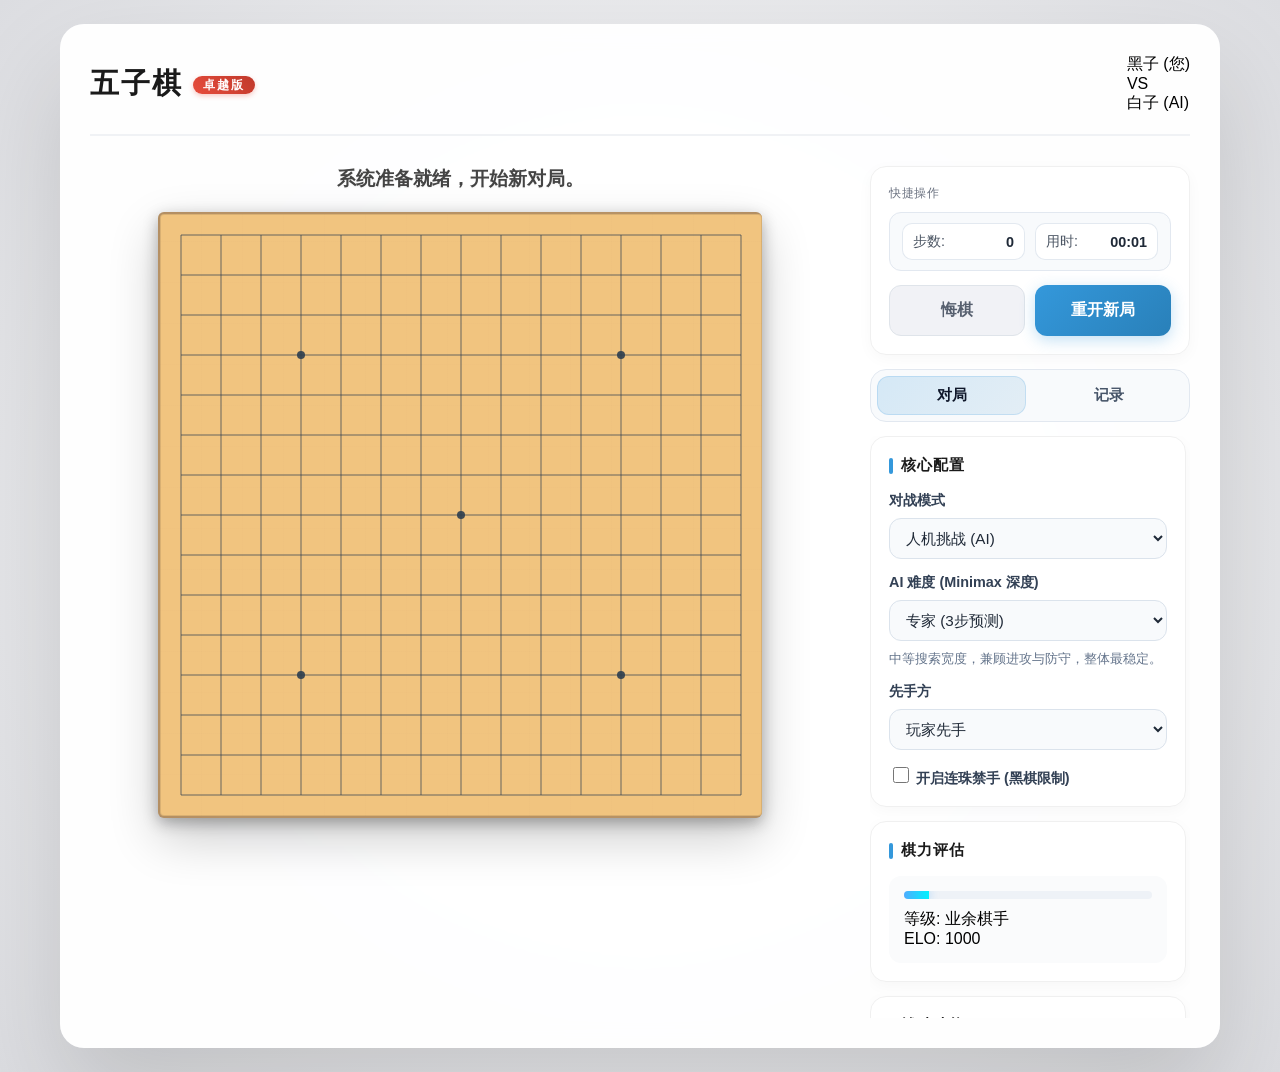
<file: index.html>
<!DOCTYPE html>
<html lang="zh-CN">
<head>
    <meta charset="UTF-8">
    <meta name="viewport" content="width=device-width, initial-scale=1.0">
    <title>五子棋卓越版 - 专业博弈系统</title>
    <link rel="stylesheet" href="style.css">
</head>
<body>
    <div class="app-container">
        <header>
            <div class="brand">
                <h1>五子棋<span class="version-tag">卓越版</span></h1>
            </div>
            <div class="game-info">
                <div class="player-card black active" id="p1-card">
                    <span class="stone-icon"></span>
                    <span class="name">黑子 (您)</span>
                </div>
                <div class="vs-divider">VS</div>
                <div class="player-card white" id="p2-card">
                    <span class="stone-icon"></span>
                    <span class="name" id="p2-name">白子 (AI)</span>
                </div>
            </div>
        </header>

        <main>
            <div class="board-area">
                <div class="status-bar" id="status">系统准备就绪...</div>
                <div id="restore-banner" class="restore-banner hidden">
                    <div class="restore-copy">
                        <strong>检测到未完成对局</strong>
                        <span id="restore-text">上次对局可继续恢复。</span>
                    </div>
                    <div class="restore-actions">
                        <button id="restore-resume-btn" class="btn primary compact">继续上局</button>
                        <button id="restore-discard-btn" class="btn secondary compact">放弃</button>
                    </div>
                </div>
                <div class="board-wrapper">
                    <canvas id="board" width="600" height="600"></canvas>
                    <canvas id="effects" width="600" height="600"></canvas>
                </div>
                <div id="replay-entry" class="replay-entry hidden">
                    <button id="enter-replay-btn" class="btn primary compact">进入复盘</button>
                </div>
            </div>
            
            <aside class="sidebar">
                <section class="action-panel quick-panel">
                    <div class="quick-panel-head">
                        <div>
                            <span class="record-label">快捷操作</span>
                        </div>
                        <div class="stats-footer">
                            <span>步数: <b id="move-count">0</b></span>
                            <span>用时: <b id="timer">00:00</b></span>
                        </div>
                    </div>
                    <div class="quick-actions">
                        <button id="undo-btn" class="btn secondary">悔棋</button>
                        <button id="restart-btn" class="btn primary">重开新局</button>
                    </div>
                </section>

                <div class="sidebar-tabs" role="tablist" aria-label="功能分区">
                    <button type="button" class="sidebar-tab active" data-sidebar-tab="play" aria-selected="true">对局</button>
                    <button type="button" class="sidebar-tab" data-sidebar-tab="records" aria-selected="false">记录</button>
                    <button type="button" id="replay-tab-btn" class="sidebar-tab hidden" data-sidebar-tab="replay" aria-selected="false">复盘</button>
                </div>

                <div class="sidebar-panels">
                    <div class="sidebar-panel active" data-sidebar-panel="play">
                        <section class="config-panel">
                            <h3>核心配置</h3>
                            <div class="input-group">
                                <label>对战模式</label>
                                <select id="mode-select">
                                    <option value="pvp">双人对战</option>
                                    <option value="pve" selected>人机挑战 (AI)</option>
                                </select>
                            </div>
                            <div class="input-group">
                                <label>AI 难度 (Minimax 深度)</label>
                                <select id="difficulty-select">
                                    <option value="1">入门 (1步预测)</option>
                                    <option value="2">普通 (2步预测)</option>
                                    <option value="3" selected>专家 (3步预测)</option>
                                    <option value="4">棋魂 (4步预测-慎选)</option>
                                </select>
                                <div id="difficulty-hint" class="input-hint">中等搜索宽度，兼顾进攻与防守。</div>
                            </div>
                            <div class="input-group">
                                <label>先手方</label>
                                <select id="first-player-select">
                                    <option value="human" selected>玩家先手</option>
                                    <option value="ai">AI 先手</option>
                                </select>
                            </div>
                            <div class="input-group">
                                <label class="checkbox-label">
                                    <input type="checkbox" id="renju-toggle"> 开启连珠禁手 (黑棋限制)
                                </label>
                            </div>
                        </section>

                        <section class="power-panel">
                            <h3>棋力评估</h3>
                            <div class="power-meter">
                                <div class="meter-bar"><div id="power-fill" style="width: 20%"></div></div>
                                <div class="power-label">等级: <span id="rank-name">棋坛新手</span></div>
                                <div class="power-value">ELO: <span id="elo-score">1000</span></div>
                            </div>
                        </section>

                        <section class="support-panel">
                            <h3>辅助功能</h3>
                            <div class="autosave-panel">
                                <div class="autosave-head">
                                    <span class="record-label">自动存档</span>
                                    <strong id="autosave-state">当前无未结束存档</strong>
                                </div>
                                <div id="autosave-time" class="autosave-time">上次保存：未保存</div>
                                <div class="autosave-actions">
                                    <button id="autosave-save-btn" class="btn secondary compact">立即保存</button>
                                    <button id="autosave-clear-btn" class="btn secondary compact">清除存档</button>
                                </div>
                            </div>
                            <div class="toggle-group">
                                <label><input type="checkbox" id="sound-toggle" checked> 启用落子音效</label>
                                <label><input type="checkbox" id="particle-toggle" checked> 启用获胜特效</label>
                            </div>
                        </section>
                    </div>

                    <div class="sidebar-panel" data-sidebar-panel="records">
                        <section class="record-panel">
                            <h3>对局记录</h3>
                            <div class="record-grid">
                                <div class="record-card">
                                    <span class="record-label">总局数</span>
                                    <strong id="record-total">0</strong>
                                </div>
                                <div class="record-card">
                                    <span class="record-label">玩家胜率</span>
                                    <strong id="record-win-rate">--</strong>
                                </div>
                            </div>
                            <div class="latest-record">
                                <span class="record-label">最近一局</span>
                                <div id="record-latest">暂无记录</div>
                            </div>
                            <button id="record-replay-btn" class="btn secondary compact">复盘最近一局</button>
                            <div class="record-history">
                                <span class="record-label">最近 20 局</span>
                                <div id="record-history-list" class="record-history-list"></div>
                            </div>
                        </section>
                    </div>

                    <div class="sidebar-panel" data-sidebar-panel="replay">
                        <section id="replay-panel" class="replay-panel hidden">
                            <h3>复盘控制</h3>
                            <div class="replay-meta">
                                <div class="record-card">
                                    <span class="record-label">当前步</span>
                                    <strong id="replay-step">0 / 0</strong>
                                </div>
                                <div class="record-card">
                                    <span class="record-label">当前查看</span>
                                    <strong id="replay-turn">开局</strong>
                                </div>
                            </div>
                            <div id="replay-detail" class="latest-record replay-detail">尚未进入复盘。</div>
                            <div class="replay-actions">
                                <button id="replay-start-btn" class="btn secondary compact">开局</button>
                                <button id="replay-prev-btn" class="btn secondary compact">上一步</button>
                                <button id="replay-next-btn" class="btn secondary compact">下一步</button>
                                <button id="replay-end-btn" class="btn secondary compact">终局</button>
                                <button id="replay-play-btn" class="btn secondary compact">自动播放</button>
                            </div>
                            <button id="exit-replay-btn" class="btn primary">退出复盘</button>
                        </section>
                    </div>
                </div>
            </aside>
        </main>
    </div>
    <!-- 引入核心逻辑 -->
    <script src="ai.js"></script>
    <script src="game.js"></script>
</body>
</html>
</file>
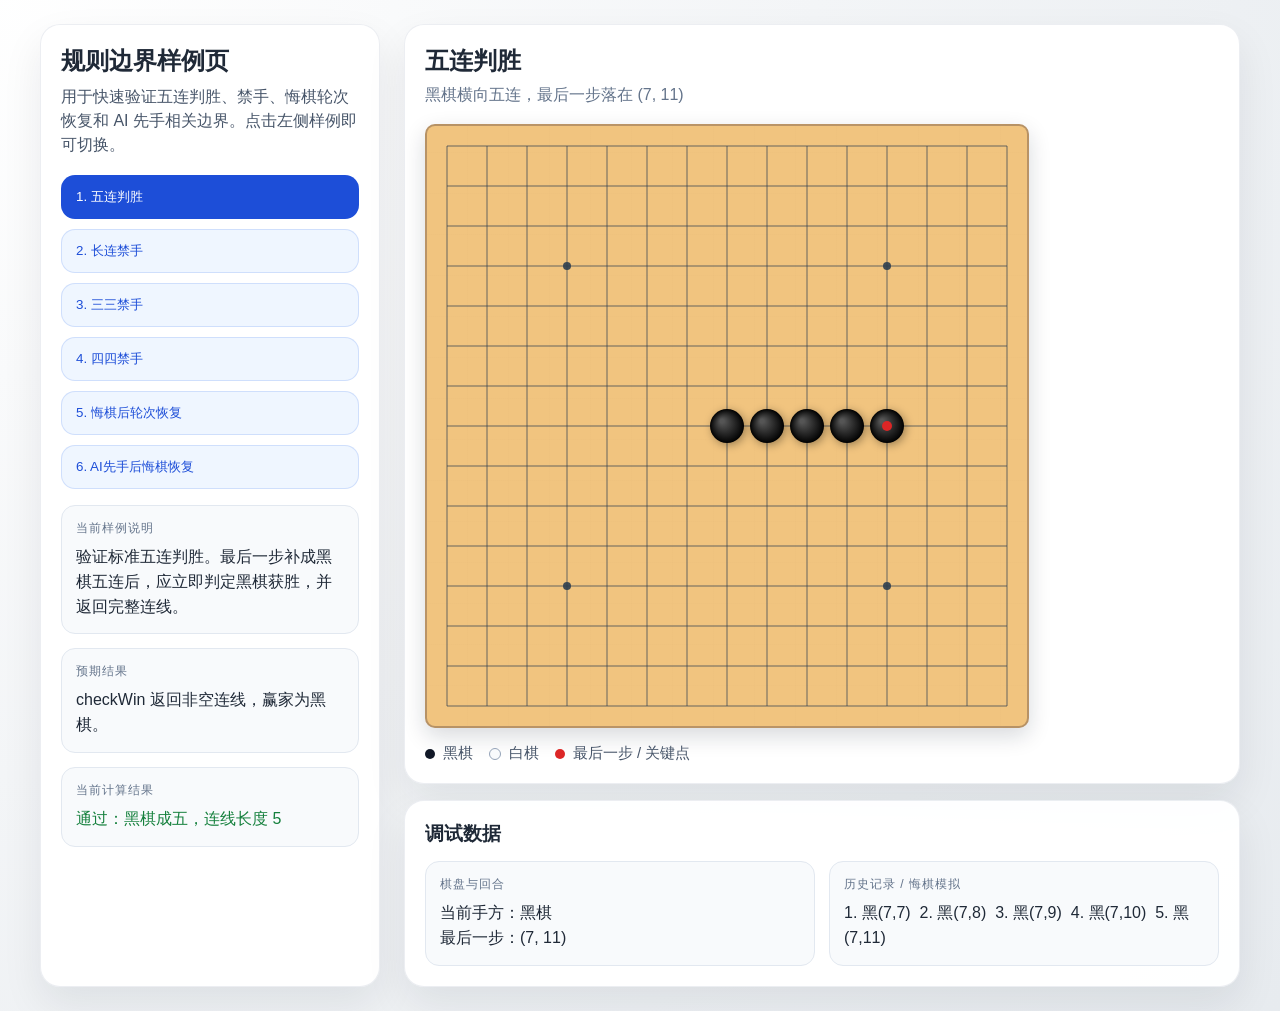
<file: debug.html>
<!DOCTYPE html>
<html lang="zh-CN">
<head>
    <meta charset="UTF-8">
    <meta name="viewport" content="width=device-width, initial-scale=1.0">
    <title>五子棋规则边界样例页</title>
    <style>
        :root {
            --wood: #f1c47f;
            --wood-dark: #d4a76a;
            --ink: #1f2937;
            --line: rgba(44, 62, 80, 0.7);
            --panel: rgba(255, 255, 255, 0.96);
            --accent: #2563eb;
            --ok: #15803d;
            --warn: #b45309;
        }

        * {
            box-sizing: border-box;
        }

        body {
            margin: 0;
            min-height: 100vh;
            padding: 24px;
            background:
                radial-gradient(circle at top left, rgba(255, 255, 255, 0.95), rgba(231, 235, 239, 0.98)),
                linear-gradient(180deg, #f8fafc, #e5e7eb);
            color: var(--ink);
            font-family: "Microsoft YaHei", "PingFang SC", sans-serif;
        }

        .app {
            width: min(1200px, 100%);
            margin: 0 auto;
            display: grid;
            grid-template-columns: 340px minmax(0, 1fr);
            gap: 24px;
        }

        .panel {
            background: var(--panel);
            border: 1px solid rgba(148, 163, 184, 0.18);
            border-radius: 20px;
            padding: 20px;
            box-shadow: 0 18px 40px rgba(15, 23, 42, 0.08);
        }

        h1,
        h2,
        h3,
        p {
            margin: 0;
        }

        .header {
            margin-bottom: 16px;
        }

        .header p {
            margin-top: 8px;
            color: #475569;
            line-height: 1.5;
        }

        .scenario-list {
            display: grid;
            gap: 10px;
            margin-top: 18px;
        }

        .scenario-btn {
            width: 100%;
            border: 1px solid rgba(37, 99, 235, 0.16);
            background: #eff6ff;
            color: #1d4ed8;
            border-radius: 14px;
            padding: 12px 14px;
            text-align: left;
            cursor: pointer;
            transition: background 0.2s ease, transform 0.2s ease;
        }

        .scenario-btn:hover {
            background: #dbeafe;
            transform: translateY(-1px);
        }

        .scenario-btn.active {
            background: #1d4ed8;
            color: white;
            border-color: transparent;
        }

        .meta {
            display: grid;
            gap: 14px;
            margin-top: 16px;
        }

        .meta-card {
            background: #f8fafc;
            border: 1px solid #e2e8f0;
            border-radius: 14px;
            padding: 14px;
        }

        .meta-label {
            display: block;
            font-size: 0.76rem;
            text-transform: uppercase;
            letter-spacing: 0.08em;
            color: #64748b;
            margin-bottom: 8px;
        }

        .meta-value {
            line-height: 1.55;
            white-space: pre-wrap;
        }

        .meta-value.ok {
            color: var(--ok);
        }

        .meta-value.warn {
            color: var(--warn);
        }

        .board-panel {
            display: grid;
            gap: 16px;
        }

        .board-wrap {
            width: min(100%, 604px);
            padding: 2px;
            border-radius: 10px;
            background: #c19a6b;
            box-shadow:
                0 8px 22px rgba(15, 23, 42, 0.16),
                inset 0 0 70px rgba(0, 0, 0, 0.08);
        }

        canvas {
            display: block;
            width: 100%;
            height: auto;
            background: var(--wood);
            background-image:
                repeating-linear-gradient(90deg, transparent, transparent 40px, rgba(212, 167, 106, 0.1) 41px),
                repeating-linear-gradient(0deg, transparent, transparent 40px, rgba(212, 167, 106, 0.1) 41px);
            border-radius: 8px;
        }

        .result-grid {
            display: grid;
            grid-template-columns: repeat(2, minmax(0, 1fr));
            gap: 14px;
        }

        .legend {
            display: flex;
            flex-wrap: wrap;
            gap: 10px 16px;
            color: #475569;
            font-size: 0.92rem;
        }

        .legend span::before {
            content: "";
            display: inline-block;
            width: 10px;
            height: 10px;
            border-radius: 999px;
            margin-right: 8px;
            vertical-align: middle;
        }

        .legend .black::before {
            background: #111827;
        }

        .legend .white::before {
            background: #f8fafc;
            border: 1px solid #94a3b8;
        }

        .legend .mark::before {
            background: #dc2626;
        }

        @media (max-width: 960px) {
            .app {
                grid-template-columns: 1fr;
            }
        }

        @media (max-width: 640px) {
            body {
                padding: 12px;
            }

            .panel {
                padding: 16px;
                border-radius: 16px;
            }

            .result-grid {
                grid-template-columns: 1fr;
            }
        }
    </style>
</head>
<body>
    <div class="app">
        <aside class="panel">
            <div class="header">
                <h1>规则边界样例页</h1>
                <p>用于快速验证五连判胜、禁手、悔棋轮次恢复和 AI 先手相关边界。点击左侧样例即可切换。</p>
            </div>

            <div id="scenario-list" class="scenario-list"></div>

            <div class="meta">
                <div class="meta-card">
                    <span class="meta-label">当前样例说明</span>
                    <div id="scenario-description" class="meta-value"></div>
                </div>
                <div class="meta-card">
                    <span class="meta-label">预期结果</span>
                    <div id="scenario-expected" class="meta-value"></div>
                </div>
                <div class="meta-card">
                    <span class="meta-label">当前计算结果</span>
                    <div id="scenario-actual" class="meta-value ok"></div>
                </div>
            </div>
        </aside>

        <main class="board-panel">
            <section class="panel">
                <h2 id="scenario-title">样例详情</h2>
                <p id="scenario-subtitle" style="margin-top: 8px; color: #64748b;"></p>
                <div style="margin-top: 18px;" class="board-wrap">
                    <canvas id="board" width="600" height="600"></canvas>
                </div>
                <div style="margin-top: 16px;" class="legend">
                    <span class="black">黑棋</span>
                    <span class="white">白棋</span>
                    <span class="mark">最后一步 / 关键点</span>
                </div>
            </section>

            <section class="panel">
                <h3>调试数据</h3>
                <div class="result-grid" style="margin-top: 14px;">
                    <div class="meta-card">
                        <span class="meta-label">棋盘与回合</span>
                        <div id="scenario-state" class="meta-value"></div>
                    </div>
                    <div class="meta-card">
                        <span class="meta-label">历史记录 / 悔棋模拟</span>
                        <div id="scenario-history" class="meta-value"></div>
                    </div>
                </div>
            </section>
        </main>
    </div>

    <script>
        const canvas = document.getElementById('board');
        const ctx = canvas.getContext('2d');

        const size = 15;
        const cellSize = 40;
        const padding = cellSize / 2;
        const gridExtent = canvas.width - padding;
        const directions = [[1, 0], [0, 1], [1, 1], [1, -1]];

        const scenarios = [
            {
                id: 'five-win',
                title: '五连判胜',
                subtitle: '黑棋横向五连，最后一步落在 (7, 11)',
                description: '验证标准五连判胜。最后一步补成黑棋五连后，应立即判定黑棋获胜，并返回完整连线。',
                expected: 'checkWin 返回非空连线，赢家为黑棋。',
                create() {
                    const board = createEmptyBoard();
                    const line = [[7, 7], [7, 8], [7, 9], [7, 10], [7, 11]];
                    for (const [r, c] of line) {
                        board[r][c] = 1;
                    }
                    return {
                        board,
                        currentPlayer: 1,
                        lastMove: { r: 7, c: 11 },
                        history: line.map(([r, c]) => ({ r, c, p: 1 }))
                    };
                },
                evaluate(state) {
                    const winLine = checkWin(state.board, state.lastMove.r, state.lastMove.c, 1);
                    return {
                        summary: winLine ? `通过：黑棋成五，连线长度 ${winLine.length}` : '失败：未识别出五连。',
                        ok: Boolean(winLine),
                        state: `当前手方：黑棋\n最后一步：(${state.lastMove.r}, ${state.lastMove.c})`,
                        history: summarizeHistory(state.history)
                    };
                }
            },
            {
                id: 'overline',
                title: '长连禁手',
                subtitle: '黑棋在横线形成六连',
                description: '验证连珠规则中的长连禁手。黑棋最后一步后如果形成 6 子及以上，应触发长连禁手。',
                expected: 'checkForbiddenMove 返回“长连禁手 (超过五子)”。',
                create() {
                    const board = createEmptyBoard();
                    [[7, 6], [7, 7], [7, 8], [7, 9], [7, 10]].forEach(([r, c]) => {
                        board[r][c] = 1;
                    });
                    return {
                        board,
                        currentPlayer: 1,
                        lastMove: { r: 7, c: 11 },
                        history: [[7, 6], [7, 7], [7, 8], [7, 9], [7, 10]].map(([r, c]) => ({ r, c, p: 1 }))
                    };
                },
                evaluate(state) {
                    const board = cloneBoard(state.board);
                    const result = checkForbiddenMove(board, state.lastMove.r, state.lastMove.c);
                    return {
                        summary: result || '失败：未识别出长连禁手。',
                        ok: result === '长连禁手 (超过五子)',
                        state: `当前手方：黑棋\n测试落点：(${state.lastMove.r}, ${state.lastMove.c})`,
                        history: summarizeHistory(state.history)
                    };
                }
            },
            {
                id: 'double-three',
                title: '三三禁手',
                subtitle: '黑棋在中心点形成双活三',
                description: '经典双活三样例：最后一步落在中心后，横向和纵向都形成活三，应判定三三禁手。',
                expected: 'checkForbiddenMove 返回“三三禁手 (双重活三)”。',
                create() {
                    const board = createEmptyBoard();
                    [[7, 6], [7, 8], [6, 7], [8, 7]].forEach(([r, c]) => {
                        board[r][c] = 1;
                    });
                    return {
                        board,
                        currentPlayer: 1,
                        lastMove: { r: 7, c: 7 },
                        history: [[7, 6], [7, 8], [6, 7], [8, 7]].map(([r, c]) => ({ r, c, p: 1 }))
                    };
                },
                evaluate(state) {
                    const board = cloneBoard(state.board);
                    const result = checkForbiddenMove(board, state.lastMove.r, state.lastMove.c);
                    return {
                        summary: result || '失败：未识别出三三禁手。',
                        ok: result === '三三禁手 (双重活三)',
                        state: `当前手方：黑棋\n测试落点：(${state.lastMove.r}, ${state.lastMove.c})`,
                        history: summarizeHistory(state.history)
                    };
                }
            },
            {
                id: 'double-four',
                title: '四四禁手',
                subtitle: '黑棋一手形成横竖双四',
                description: '中心落子后同时形成两个“四”，应判定四四禁手。',
                expected: 'checkForbiddenMove 返回“四四禁手 (双重四路)”。',
                create() {
                    const board = createEmptyBoard();
                    [[7, 5], [7, 6], [7, 8], [6, 7], [8, 7], [9, 7]].forEach(([r, c]) => {
                        board[r][c] = 1;
                    });
                    return {
                        board,
                        currentPlayer: 1,
                        lastMove: { r: 7, c: 7 },
                        history: [[7, 5], [7, 6], [7, 8], [6, 7], [8, 7], [9, 7]].map(([r, c]) => ({ r, c, p: 1 }))
                    };
                },
                evaluate(state) {
                    const board = cloneBoard(state.board);
                    const result = checkForbiddenMove(board, state.lastMove.r, state.lastMove.c);
                    return {
                        summary: result || '失败：未识别出四四禁手。',
                        ok: result === '四四禁手 (双重四路)',
                        state: `当前手方：黑棋\n测试落点：(${state.lastMove.r}, ${state.lastMove.c})`,
                        history: summarizeHistory(state.history)
                    };
                }
            },
            {
                id: 'undo-recovery',
                title: '悔棋后轮次恢复',
                subtitle: '玩家先手的人机模式，悔棋应回到玩家回合',
                description: '在人机模式且玩家先手时，双方各下一手后悔棋，应同时回退两步，并恢复到玩家回合。',
                expected: '悔棋前历史 4 步，悔棋后历史 2 步，当前轮到黑棋（玩家）。',
                create() {
                    const history = [
                        { r: 7, c: 7, p: 1 },
                        { r: 7, c: 8, p: 2 },
                        { r: 8, c: 7, p: 1 },
                        { r: 8, c: 8, p: 2 }
                    ];
                    return {
                        board: buildBoardFromHistory(history),
                        currentPlayer: 1,
                        history,
                        mode: 'pve',
                        firstPlayer: 'human'
                    };
                },
                evaluate(state) {
                    const undone = simulateUndo(state.history, 'pve');
                    return {
                        summary: `悔棋后剩余 ${undone.history.length} 步，当前轮到 ${undone.currentPlayer === 1 ? '黑棋' : '白棋'}`,
                        ok: undone.history.length === 2 && undone.currentPlayer === 1,
                        state: `悔棋前历史：${state.history.length} 步\n模式：人机\n先手方：玩家`,
                        history: `悔棋前：${summarizeHistory(state.history)}\n悔棋后：${summarizeHistory(undone.history)}`
                    };
                }
            },
            {
                id: 'ai-first-undo',
                title: 'AI先手后悔棋恢复',
                subtitle: 'AI 先手时，悔棋后应回到 AI 回合',
                description: 'AI 先手的人机模式下，双方各下一手后悔棋，应同时清除两步，并恢复到黑棋 AI 回合。',
                expected: '悔棋后历史为空，当前轮到黑棋（AI）。',
                create() {
                    const history = [
                        { r: 7, c: 7, p: 1 },
                        { r: 7, c: 8, p: 2 }
                    ];
                    return {
                        board: buildBoardFromHistory(history),
                        currentPlayer: 1,
                        history,
                        mode: 'pve',
                        firstPlayer: 'ai'
                    };
                },
                evaluate(state) {
                    const undone = simulateUndo(state.history, 'pve');
                    const aiTurn = undone.currentPlayer === 1;
                    return {
                        summary: `悔棋后剩余 ${undone.history.length} 步，当前轮到 ${undone.currentPlayer === 1 ? '黑棋 (AI)' : '白棋 (玩家)'}`,
                        ok: undone.history.length === 0 && aiTurn,
                        state: `悔棋前历史：${state.history.length} 步\n模式：人机\n先手方：AI`,
                        history: `悔棋前：${summarizeHistory(state.history)}\n悔棋后：${summarizeHistory(undone.history)}`
                    };
                }
            }
        ];

        const titleEl = document.getElementById('scenario-title');
        const subtitleEl = document.getElementById('scenario-subtitle');
        const descriptionEl = document.getElementById('scenario-description');
        const expectedEl = document.getElementById('scenario-expected');
        const actualEl = document.getElementById('scenario-actual');
        const stateEl = document.getElementById('scenario-state');
        const historyEl = document.getElementById('scenario-history');
        const listEl = document.getElementById('scenario-list');

        function createEmptyBoard() {
            return Array.from({ length: size }, () => Array(size).fill(0));
        }

        function cloneBoard(board) {
            return board.map((row) => [...row]);
        }

        function buildBoardFromHistory(history) {
            const board = createEmptyBoard();
            for (const move of history) {
                board[move.r][move.c] = move.p;
            }
            return board;
        }

        function isInside(r, c) {
            return r >= 0 && r < size && c >= 0 && c < size;
        }

        function drawBoard(state) {
            ctx.clearRect(0, 0, canvas.width, canvas.height);

            ctx.strokeStyle = varLine();
            ctx.lineWidth = 1;
            for (let i = 0; i < size; i++) {
                ctx.beginPath();
                ctx.moveTo(padding, i * cellSize + padding);
                ctx.lineTo(gridExtent, i * cellSize + padding);
                ctx.stroke();

                ctx.beginPath();
                ctx.moveTo(i * cellSize + padding, padding);
                ctx.lineTo(i * cellSize + padding, gridExtent);
                ctx.stroke();
            }

            ctx.fillStyle = 'rgba(44, 62, 80, 0.9)';
            [[3, 3], [11, 3], [3, 11], [11, 11], [7, 7]].forEach(([r, c]) => {
                ctx.beginPath();
                ctx.arc(c * cellSize + padding, r * cellSize + padding, 4, 0, Math.PI * 2);
                ctx.fill();
            });

            for (let r = 0; r < size; r++) {
                for (let c = 0; c < size; c++) {
                    if (state.board[r][c] !== 0) {
                        drawStone(r, c, state.board[r][c]);
                    }
                }
            }

            if (state.lastMove) {
                ctx.fillStyle = '#dc2626';
                ctx.beginPath();
                ctx.arc(state.lastMove.c * cellSize + padding, state.lastMove.r * cellSize + padding, 5, 0, Math.PI * 2);
                ctx.fill();
            }
        }

        function drawStone(r, c, player) {
            const x = padding + c * cellSize;
            const y = padding + r * cellSize;

            ctx.save();
            ctx.translate(x, y);
            ctx.shadowBlur = 8;
            ctx.shadowOffsetX = 2;
            ctx.shadowOffsetY = 2;
            ctx.shadowColor = 'rgba(0,0,0,0.35)';
            ctx.beginPath();
            ctx.arc(0, 0, 17, 0, Math.PI * 2);
            const gradient = ctx.createRadialGradient(-5, -5, 2, 0, 0, 17);
            if (player === 1) {
                gradient.addColorStop(0, '#555');
                gradient.addColorStop(1, '#000');
            } else {
                gradient.addColorStop(0, '#fff');
                gradient.addColorStop(1, '#d1d5db');
            }
            ctx.fillStyle = gradient;
            ctx.fill();
            ctx.restore();
        }

        function varLine() {
            return 'rgba(44, 62, 80, 0.7)';
        }

        function summarizeHistory(history) {
            if (!history || history.length === 0) {
                return '无';
            }
            return history
                .map((move, index) => `${index + 1}. ${move.p === 1 ? '黑' : '白'}(${move.r},${move.c})`)
                .join('  ');
        }

        function simulateUndo(history, mode) {
            const nextHistory = history.slice();
            if (nextHistory.length === 0) {
                return { history: [], currentPlayer: 1 };
            }

            const stepsToUndo = mode === 'pve' && nextHistory.length > 1 ? 2 : 1;
            nextHistory.splice(-stepsToUndo, stepsToUndo);
            if (nextHistory.length === 0) {
                return { history: [], currentPlayer: 1 };
            }

            const latestMove = nextHistory[nextHistory.length - 1];
            return {
                history: nextHistory,
                currentPlayer: latestMove.p === 1 ? 2 : 1
            };
        }

        function checkWin(board, r, c, player) {
            for (const [dr, dc] of directions) {
                let count = 1;
                const line = [{ r, c }];

                let nr = r + dr;
                let nc = c + dc;
                while (isInside(nr, nc) && board[nr][nc] === player) {
                    count++;
                    line.push({ r: nr, c: nc });
                    nr += dr;
                    nc += dc;
                }

                nr = r - dr;
                nc = c - dc;
                while (isInside(nr, nc) && board[nr][nc] === player) {
                    count++;
                    line.unshift({ r: nr, c: nc });
                    nr -= dr;
                    nc -= dc;
                }

                if (count >= 5) {
                    return line;
                }
            }
            return null;
        }

        function checkForbiddenMove(board, r, c) {
            let threeCount = 0;
            let fourCount = 0;

            for (const [dr, dc] of directions) {
                let count = 1;
                let nr = r + dr;
                let nc = c + dc;
                while (isInside(nr, nc) && board[nr][nc] === 1) {
                    count++;
                    nr += dr;
                    nc += dc;
                }
                nr = r - dr;
                nc = c - dc;
                while (isInside(nr, nc) && board[nr][nc] === 1) {
                    count++;
                    nr -= dr;
                    nc -= dc;
                }
                if (count > 5) {
                    return '长连禁手 (超过五子)';
                }

                if (isFour(board, r, c, dr, dc)) {
                    fourCount++;
                }
                if (isLiveThree(board, r, c, dr, dc)) {
                    threeCount++;
                }
            }

            if (fourCount >= 2) {
                return '四四禁手 (双重四路)';
            }
            if (threeCount >= 2) {
                return '三三禁手 (双重活三)';
            }
            return null;
        }

        function isFour(board, r, c, dr, dc) {
            board[r][c] = 1;
            for (let i = -4; i <= 0; i++) {
                let segment = 0;
                for (let j = 0; j < 5; j++) {
                    const nr = r + (i + j) * dr;
                    const nc = c + (i + j) * dc;
                    if (isInside(nr, nc)) {
                        if (board[nr][nc] === 1) {
                            segment++;
                        } else if (board[nr][nc] !== 0) {
                            segment = -100;
                            break;
                        }
                    } else {
                        segment = -100;
                        break;
                    }
                }
                if (segment === 4) {
                    board[r][c] = 0;
                    return true;
                }
            }
            board[r][c] = 0;
            return false;
        }

        function isLiveThree(board, r, c, dr, dc) {
            board[r][c] = 1;
            let live = false;
            for (let i = -3; i <= 0; i++) {
                let segment = 0;
                const positions = [];
                for (let j = 0; j < 4; j++) {
                    const nr = r + (i + j) * dr;
                    const nc = c + (i + j) * dc;
                    if (isInside(nr, nc)) {
                        if (board[nr][nc] === 1) {
                            segment++;
                        } else if (board[nr][nc] === 0) {
                            positions.push({ r: nr, c: nc });
                        } else {
                            segment = -100;
                            break;
                        }
                    } else {
                        segment = -100;
                        break;
                    }
                }
                if (segment === 3 && positions.length === 1) {
                    const point = positions[0];
                    if (isLiveFour(board, point.r, point.c, dr, dc)) {
                        live = true;
                        break;
                    }
                }
            }
            board[r][c] = 0;
            return live;
        }

        function isLiveFour(board, r, c, dr, dc) {
            board[r][c] = 1;
            let count = 1;

            let nr = r + dr;
            let nc = c + dc;
            while (isInside(nr, nc) && board[nr][nc] === 1) {
                count++;
                nr += dr;
                nc += dc;
            }
            const headEmpty = isInside(nr, nc) && board[nr][nc] === 0;

            nr = r - dr;
            nc = c - dc;
            while (isInside(nr, nc) && board[nr][nc] === 1) {
                count++;
                nr -= dr;
                nc -= dc;
            }
            const tailEmpty = isInside(nr, nc) && board[nr][nc] === 0;

            board[r][c] = 0;
            return count === 4 && headEmpty && tailEmpty;
        }

        function mountScenarioList() {
            scenarios.forEach((scenario, index) => {
                const button = document.createElement('button');
                button.type = 'button';
                button.className = 'scenario-btn';
                button.textContent = `${index + 1}. ${scenario.title}`;
                button.addEventListener('click', () => showScenario(scenario.id));
                button.dataset.scenarioId = scenario.id;
                listEl.appendChild(button);
            });
        }

        function showScenario(id) {
            const scenario = scenarios.find((item) => item.id === id);
            if (!scenario) {
                return;
            }

            const state = scenario.create();
            const result = scenario.evaluate(state);

            titleEl.innerText = scenario.title;
            subtitleEl.innerText = scenario.subtitle;
            descriptionEl.innerText = scenario.description;
            expectedEl.innerText = scenario.expected;
            actualEl.innerText = result.summary;
            actualEl.className = `meta-value ${result.ok ? 'ok' : 'warn'}`;
            stateEl.innerText = result.state;
            historyEl.innerText = result.history;

            drawBoard(state);

            document.querySelectorAll('.scenario-btn').forEach((button) => {
                button.classList.toggle('active', button.dataset.scenarioId === id);
            });
        }

        mountScenarioList();
        showScenario('five-win');
    </script>
</body>
</html>
</file>
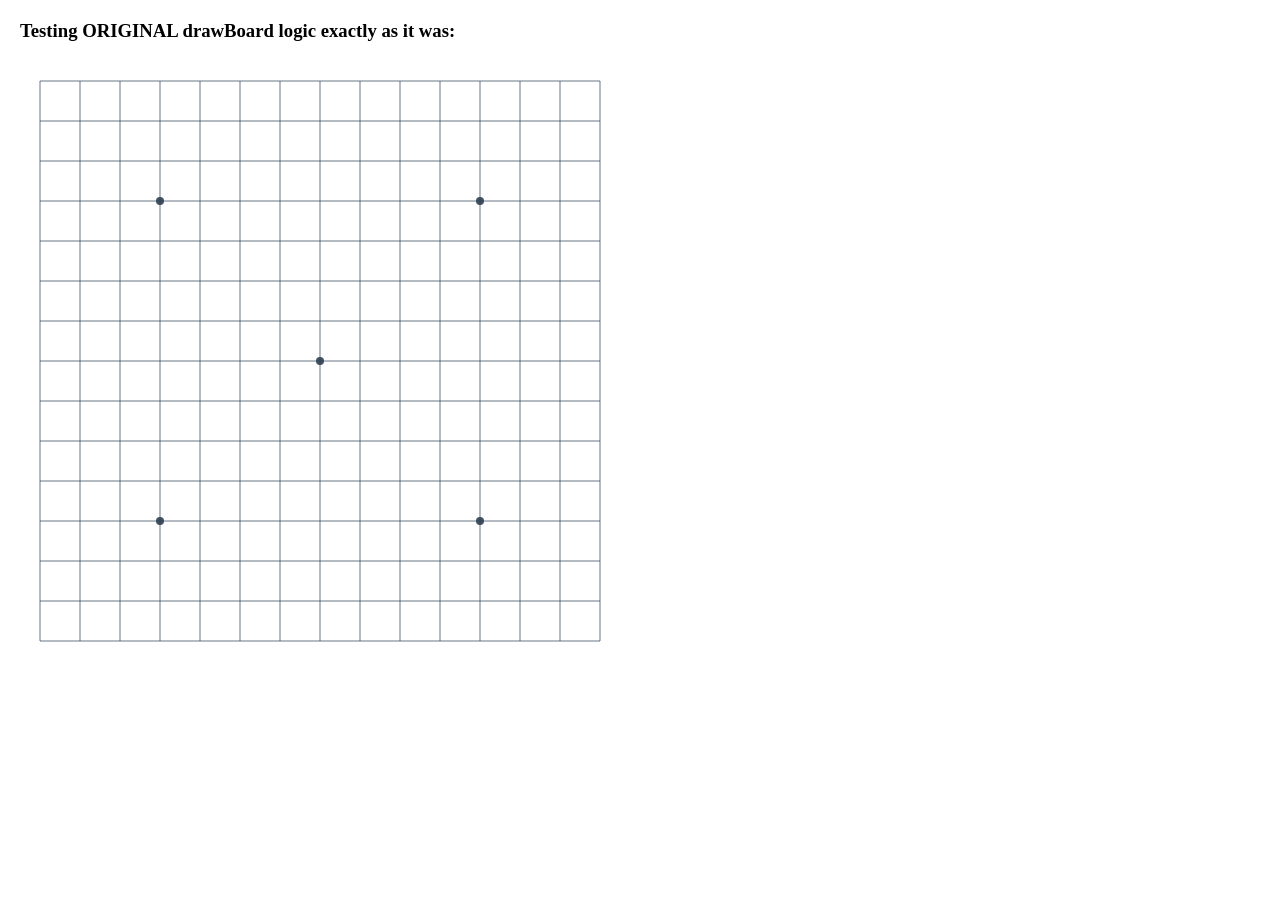
<file: original_test.html>
<!DOCTYPE html>
<html>
<head><style>body{margin:20px}</style></head>
<body>
<h3>Testing ORIGINAL drawBoard logic exactly as it was:</h3>
<canvas id="board" width="600" height="600"></canvas>
<script>
const canvas = document.getElementById('board');
const ctx = canvas.getContext('2d');

const size = 15;
const cellSize = 40;

// ORIGINAL code (from your first upload)
function drawBoard_original() {
    ctx.clearRect(0, 0, canvas.width, canvas.height);
    
    ctx.strokeStyle = 'rgba(44, 62, 80, 0.7)';
    ctx.lineWidth = 1;
    
    for (let i = 0; i < size; i++) {
        ctx.beginPath();
        ctx.moveTo(cellSize/2, i * cellSize + cellSize/2);
        ctx.lineTo(600 - cellSize/2, i * cellSize + cellSize/2);
        ctx.stroke();
        
        ctx.beginPath();
        ctx.moveTo(i * cellSize + cellSize/2, cellSize/2);
        ctx.lineTo(i * cellSize + cellSize/2, 600 - cellSize/2);
        ctx.stroke();
    }
    
    const stars = [[3,3], [11,3], [3,11], [11,11], [7,7]];
    ctx.fillStyle = 'rgba(44, 62, 80, 0.9)';
    stars.forEach(([r,c]) => {
        ctx.beginPath(); 
        ctx.arc(c * cellSize + cellSize/2, r * cellSize + cellSize/2, 4, 0, Math.PI*2); 
        ctx.fill();
    });
}

drawBoard_original();
console.log('Original drawBoard executed');

// Check what positions are being drawn
console.log('cellSize/2 =', cellSize/2);
console.log('600 - cellSize/2 =', 600 - cellSize/2);
for(let i=0; i<15; i++) {
    console.log('i='+i+': hori: y=' + (i*cellSize+cellSize/2) + 
                ', vert: x=' + (i*cellSize+cellSize/2));
}
</script>
</body>
</html>
</file>
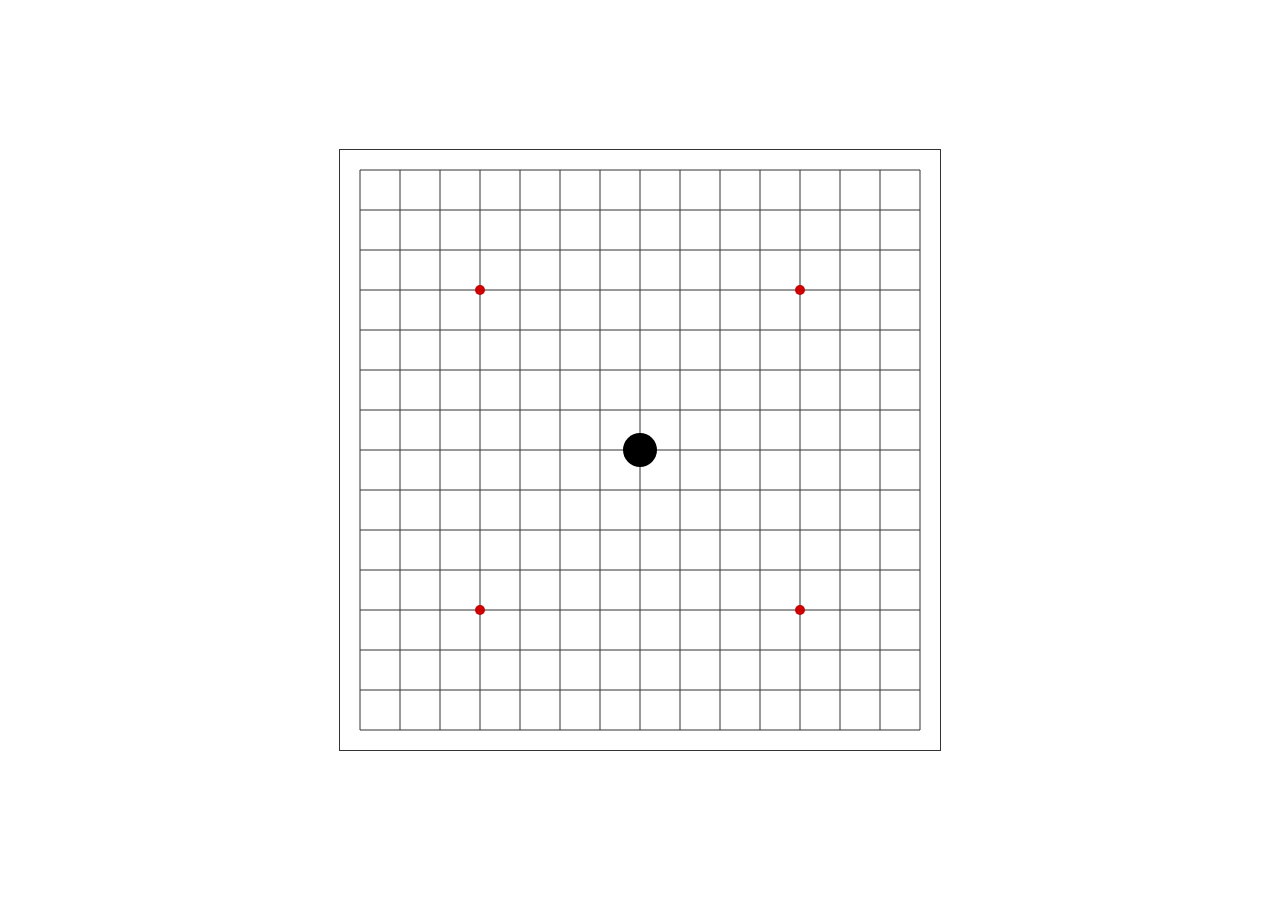
<file: test.html>
<!DOCTYPE html>
<html>
<head>
<style>
body { margin: 0; display: flex; justify-content: center; align-items: center; height: 100vh; }
canvas { border: 1px solid #333; }
</style>
</head>
<body>
<canvas id="test" width="600" height="600"></canvas>
<script>
const canvas = document.getElementById('test');
const ctx = canvas.getContext('2d');
const size = 15;
const cellSize = 40;
const padding = cellSize/2; // 20

// Test grid lines
ctx.strokeStyle = '#333';
ctx.lineWidth = 1;
for (let i = 0; i < size; i++) {
    const pos = i * cellSize + cellSize/2;
    ctx.beginPath();
    ctx.moveTo(padding, pos);
    ctx.lineTo(600 - padding, pos);
    ctx.stroke();
    ctx.beginPath();
    ctx.moveTo(pos, padding);
    ctx.lineTo(pos, 600 - padding);
    ctx.stroke();
}

// Test star points
const stars = [[3,3], [11,3], [3,11], [11,11], [7,7]];
ctx.fillStyle = '#c00';
stars.forEach(([r,c]) => {
    const x = c * cellSize + cellSize/2;
    const y = r * cellSize + cellSize/2;
    ctx.beginPath();
    ctx.arc(x, y, 5, 0, Math.PI*2);
    ctx.fill();
});

// Test piece at (7,7)
const x7 = 7 * cellSize + cellSize/2;
const y7 = 7 * cellSize + cellSize/2;
ctx.beginPath();
ctx.arc(x7, y7, 17, 0, Math.PI*2);
ctx.fillStyle = '#000';
ctx.fill();
</script>
</body>
</html>
</file>
<file: style.css>
:root {
    --primary-color: #2c3e50;
    --accent-color: #3498db;
    /* 顶级榧木色调：温润、微黄、极具高级感 */
    --kaya-wood: #f1c47f; 
    --kaya-dark: #d4a76a;
    --line-color: rgba(44, 62, 80, 0.8);
    --bg-gradient: radial-gradient(circle at center, #ffffff 0%, #dcdde1 100%);
}

body {
    margin: 0;
    min-height: 100vh;
    display: flex;
    justify-content: center;
    align-items: center;
    padding: 24px;
    box-sizing: border-box;
    background: var(--bg-gradient);
    font-family: 'PingFang SC', 'Microsoft YaHei', sans-serif;
}

.app-container {
    width: min(95%, 1100px);
    max-width: 1100px;
    background: rgba(255, 255, 255, 0.95);
    padding: 30px;
    border-radius: 24px;
    box-shadow: 0 50px 100px rgba(0,0,0,0.15);
    backdrop-filter: blur(10px);
}

header {
    display: flex;
    justify-content: space-between;
    align-items: center;
    margin-bottom: 30px;
    border-bottom: 2px solid #f0f2f5;
    padding-bottom: 20px;
}

.brand h1 { margin: 0; font-size: 1.8rem; letter-spacing: 2px; color: #1a1a1a; }
.version-tag { 
    background: linear-gradient(45deg, #e74c3c, #c0392b); 
    color: white; padding: 2px 10px; border-radius: 20px;
    font-size: 0.75rem; margin-left: 10px; vertical-align: middle;
    box-shadow: 0 2px 5px rgba(231, 76, 60, 0.3);
}

main { display: flex; gap: 40px; align-items: flex-start; }

/* 棋盘立体化设计 */
.board-area { flex: 1; min-width: 0; display: flex; flex-direction: column; align-items: center; }
.status-bar { 
    font-size: 1.2rem; font-weight: 600; margin-bottom: 20px; 
    color: #444; text-shadow: 0 1px 2px rgba(0,0,0,0.05);
    text-align: center;
}

.restore-banner {
    width: min(100%, 604px);
    display: flex;
    justify-content: space-between;
    align-items: center;
    gap: 14px;
    margin-bottom: 16px;
    padding: 14px 16px;
    border-radius: 14px;
    background: linear-gradient(135deg, rgba(219, 234, 254, 0.92), rgba(239, 246, 255, 0.98));
    border: 1px solid rgba(59, 130, 246, 0.18);
    color: #1e3a8a;
}

.restore-banner.hidden {
    display: none;
}

.replay-entry {
    width: min(100%, 604px);
    margin-top: 14px;
    display: flex;
    justify-content: center;
}

.replay-entry.hidden,
.replay-panel.hidden {
    display: none;
}

.restore-copy {
    display: grid;
    gap: 4px;
}

.restore-copy span {
    font-size: 0.88rem;
    line-height: 1.45;
    color: #3b4b75;
}

.restore-actions {
    display: flex;
    gap: 10px;
    flex-wrap: wrap;
    justify-content: flex-end;
}

.btn.compact {
    width: auto;
    min-width: 104px;
    margin-bottom: 0;
    padding: 10px 14px;
    font-size: 0.92rem;
}

.autosave-panel {
    margin: 6px 0 12px;
    padding: 12px 14px;
    border-radius: 12px;
    background: #f8fafc;
    border: 1px solid #e2e8f0;
}

.autosave-head {
    display: flex;
    justify-content: space-between;
    align-items: baseline;
    gap: 12px;
}

.autosave-head strong {
    color: #1f2937;
    font-size: 0.95rem;
}

.autosave-time {
    margin-top: 6px;
    color: #64748b;
    font-size: 0.82rem;
    line-height: 1.4;
}

.autosave-actions {
    display: flex;
    gap: 10px;
    margin-top: 12px;
    flex-wrap: wrap;
}

.autosave-actions .btn.compact {
    flex: 1;
}

.replay-meta {
    display: grid;
    grid-template-columns: repeat(2, minmax(0, 1fr));
    gap: 10px;
    margin-bottom: 14px;
}

.replay-detail {
    min-height: 66px;
}

.replay-actions {
    display: grid;
    grid-template-columns: repeat(2, minmax(0, 1fr));
    gap: 10px;
    margin: 14px 0;
}

.board-wrapper {
    position: relative;
    width: min(100%, 604px);
    /* 模拟实木板侧边厚度 */
    background: #c19a6b; 
    padding: 2px;
    box-sizing: border-box;
    border-radius: 6px;
    box-shadow: 
        0 5px 15px rgba(0,0,0,0.3),
        0 20px 50px rgba(0,0,0,0.2),
        inset 0 0 100px rgba(0,0,0,0.1);
}

#board { 
    /* 仅在底层棋盘画布应用木纹背景 */
    background: var(--kaya-wood);
    background-image: 
        repeating-linear-gradient(90deg, transparent, transparent 40px, rgba(212, 167, 106, 0.1) 41px),
        repeating-linear-gradient(0deg, transparent, transparent 40px, rgba(212, 167, 106, 0.1) 41px);
    display: block;
    width: 100%;
    height: auto;
    border: 1px solid rgba(0,0,0,0.1);
    border-radius: 4px;
    touch-action: none;
}

#effects { 
    position: absolute; 
    top: 2px; 
    left: 2px; 
    width: calc(100% - 4px);
    height: calc(100% - 4px);
    pointer-events: none; 
    background: transparent; /* 确保顶层画布透明 */
}

/* 侧边栏与控件美化 */
.sidebar {
    width: 320px;
    max-width: 100%;
    display: flex;
    flex-direction: column;
    gap: 14px;
    position: sticky;
    top: 24px;
    max-height: calc(100vh - 48px);
}

.sidebar-tabs {
    display: flex;
    gap: 8px;
    padding: 6px;
    border-radius: 16px;
    background: #f8fafc;
    border: 1px solid #e2e8f0;
}

.sidebar-tab {
    flex: 1 1 0;
    min-width: 0;
    border: none;
    border-radius: 12px;
    background: transparent;
    color: #475569;
    padding: 10px 12px;
    font-size: 0.92rem;
    font-weight: 700;
    cursor: pointer;
    transition: background 0.2s ease, color 0.2s ease, transform 0.2s ease, box-shadow 0.2s ease;
}

.sidebar-tab:hover {
    background: rgba(255, 255, 255, 0.8);
    color: #1f2937;
}

.sidebar-tab.active {
    background: linear-gradient(135deg, rgba(52, 152, 219, 0.18), rgba(41, 128, 185, 0.1));
    color: #0f172a;
    box-shadow: inset 0 0 0 1px rgba(52, 152, 219, 0.18);
}

.sidebar-tab.hidden {
    display: none;
}

.sidebar-panels {
    flex: 1;
    min-height: 0;
    overflow: hidden;
}

.sidebar-panel {
    display: none;
    gap: 14px;
    align-content: start;
    max-height: calc(100vh - 240px);
    overflow-y: auto;
    padding-right: 4px;
}

.sidebar-panel.active {
    display: grid;
}

section { 
    background: #ffffff; padding: 18px; border-radius: 16px; 
    box-shadow: 0 4px 15px rgba(0,0,0,0.03);
    border: 1px solid #f0f0f0;
}

.quick-panel {
    display: grid;
    gap: 14px;
}

.quick-panel-head {
    display: grid;
    gap: 10px;
    min-width: 0;
}

.quick-actions {
    display: grid;
    grid-template-columns: repeat(2, minmax(0, 1fr));
    gap: 10px;
}

.input-group {
    display: grid;
    gap: 8px;
    margin-bottom: 14px;
}

.input-group:last-child {
    margin-bottom: 0;
}

.input-group label {
    font-size: 0.9rem;
    color: #334155;
    font-weight: 600;
}

.input-group select {
    width: 100%;
    border: 1px solid #dbe3ec;
    background: #f8fafc;
    color: #1f2937;
    border-radius: 12px;
    padding: 10px 12px;
    font-size: 0.95rem;
}

.input-group select:focus {
    outline: none;
    border-color: rgba(37, 99, 235, 0.45);
    box-shadow: 0 0 0 3px rgba(37, 99, 235, 0.12);
}

.input-hint {
    font-size: 0.82rem;
    line-height: 1.45;
    color: #64748b;
}

h3 { 
    margin: 0 0 15px 0; font-size: 0.95rem; color: #1a1a1a; 
    text-transform: uppercase; letter-spacing: 1px;
    display: flex; align-items: center; gap: 8px;
}
h3::before { content: ''; width: 4px; height: 16px; background: var(--accent-color); border-radius: 2px; }

.power-meter { 
    background: #fafbfc; padding: 15px; border-radius: 12px; margin-top: 10px;
}
.meter-bar { height: 8px; background: #eef2f7; border-radius: 4px; overflow: hidden; margin-bottom: 10px; }
#power-fill { 
    height: 100%; background: linear-gradient(90deg, #4facfe 0%, #00f2fe 100%); 
    box-shadow: 0 0 10px rgba(79, 172, 254, 0.5);
}

.record-grid {
    display: grid;
    grid-template-columns: repeat(2, minmax(0, 1fr));
    gap: 10px;
    margin-bottom: 14px;
}

.record-card,
.latest-record {
    background: #fafbfc;
    border: 1px solid #eef2f7;
    border-radius: 12px;
    padding: 12px 14px;
}

.record-card strong,
.latest-record div {
    display: block;
    margin-top: 6px;
    color: #1f2937;
    font-size: 1rem;
}

.record-label {
    display: block;
    font-size: 0.76rem;
    letter-spacing: 0.06em;
    text-transform: uppercase;
    color: #6b7280;
}

.latest-record div {
    line-height: 1.45;
}

.record-panel .btn.compact {
    width: 100%;
    margin-top: 14px;
}

.record-history {
    margin-top: 16px;
}

.record-history-list {
    margin-top: 10px;
    display: grid;
    gap: 10px;
    max-height: 320px;
    overflow-y: auto;
    padding-right: 4px;
}

.record-history-item {
    background: #f8fafc;
    border: 1px solid #e2e8f0;
    border-radius: 12px;
    padding: 12px;
}

.record-history-item strong {
    display: block;
    color: #1f2937;
    font-size: 0.92rem;
}

.record-history-item span {
    display: block;
    margin-top: 6px;
    color: #64748b;
    font-size: 0.82rem;
    line-height: 1.45;
}

.record-history-item .btn.compact {
    width: 100%;
    margin-top: 10px;
}

.record-history-empty {
    padding: 12px;
    border-radius: 12px;
    background: #f8fafc;
    border: 1px dashed #cbd5e1;
    color: #64748b;
    font-size: 0.88rem;
    line-height: 1.45;
}

.btn { 
    width: 100%; padding: 14px; border: none; border-radius: 12px; 
    font-weight: 700; cursor: pointer; transition: all 0.3s cubic-bezier(0.175, 0.885, 0.32, 1.275);
    font-size: 1rem; color: white; margin-bottom: 10px;
}
.quick-actions .btn,
.replay-actions .btn,
.autosave-actions .btn,
.record-panel .btn.compact {
    margin-bottom: 0;
}

.primary { background: linear-gradient(135deg, #3498db, #2980b9); box-shadow: 0 4px 15px rgba(52, 152, 219, 0.3); }
.secondary { background: #f1f2f6; color: #57606f; border: 1px solid #dfe4ea; }
.btn:hover { transform: translateY(-3px); box-shadow: 0 8px 20px rgba(0,0,0,0.1); }
.btn:active { transform: translateY(0); }

.toggle-group {
    margin-top: 10px;
    border-top: 1px solid #f0f0f0;
    padding-top: 15px;
    display: grid;
    gap: 12px;
}

.toggle-group label {
    display: flex;
    align-items: center;
    gap: 8px;
    margin-bottom: 0;
    font-size: 0.85rem;
    color: #666;
    font-weight: 500;
}

input[type="checkbox"] { accent-color: var(--accent-color); width: 16px; height: 16px; }

.stats-footer {
    width: 100%;
    box-sizing: border-box;
    display: grid;
    grid-template-columns: repeat(2, minmax(0, 1fr));
    gap: 10px;
    min-width: 0;
    font-size: 0.9rem;
    color: #4b5563;
    padding: 10px 12px;
    border-radius: 12px;
    background: #f8fafc;
    border: 1px solid #e2e8f0;
}

.stats-footer span {
    display: flex;
    align-items: center;
    justify-content: space-between;
    gap: 10px;
    min-width: 0;
    padding: 8px 10px;
    border-radius: 10px;
    background: rgba(255, 255, 255, 0.9);
    border: 1px solid rgba(226, 232, 240, 0.95);
}

.stats-footer b {
    color: #1f2937;
    font-variant-numeric: tabular-nums;
}

@media (max-width: 980px) {
    body {
        padding: 16px;
        align-items: flex-start;
    }

    .app-container {
        width: 100%;
        padding: 22px;
    }

    header {
        flex-direction: column;
        align-items: flex-start;
        gap: 18px;
    }

    main {
        flex-direction: column;
        gap: 24px;
    }

    .board-area,
    .sidebar {
        width: 100%;
    }

    .sidebar {
        position: static;
        top: auto;
        max-height: none;
        gap: 16px;
    }

    .sidebar-panel {
        max-height: none;
        overflow: visible;
        padding-right: 0;
    }
}

@media (max-width: 640px) {
    body {
        padding: 10px;
    }

    .app-container {
        width: 100%;
        padding: 16px;
        border-radius: 18px;
    }

    .brand h1 {
        font-size: 1.45rem;
        letter-spacing: 1px;
    }

    .status-bar {
        font-size: 1rem;
        margin-bottom: 14px;
    }

    .restore-banner {
        padding: 12px;
    }

    .restore-actions {
        width: 100%;
    }

    .btn.compact {
        flex: 1;
    }

    .autosave-head {
        flex-direction: column;
        align-items: flex-start;
        gap: 4px;
    }

    section {
        padding: 16px;
    }

    .quick-actions,
    .replay-actions {
        grid-template-columns: 1fr;
    }

    .sidebar-tabs {
        flex-direction: column;
    }

    .stats-footer {
        grid-template-columns: 1fr;
    }

    .record-grid {
        grid-template-columns: 1fr;
    }

    .replay-meta,
    .replay-actions {
        grid-template-columns: 1fr;
    }

    .btn {
        padding: 12px;
    }

    .stats-footer {
        font-size: 0.88rem;
    }
}
</file>
